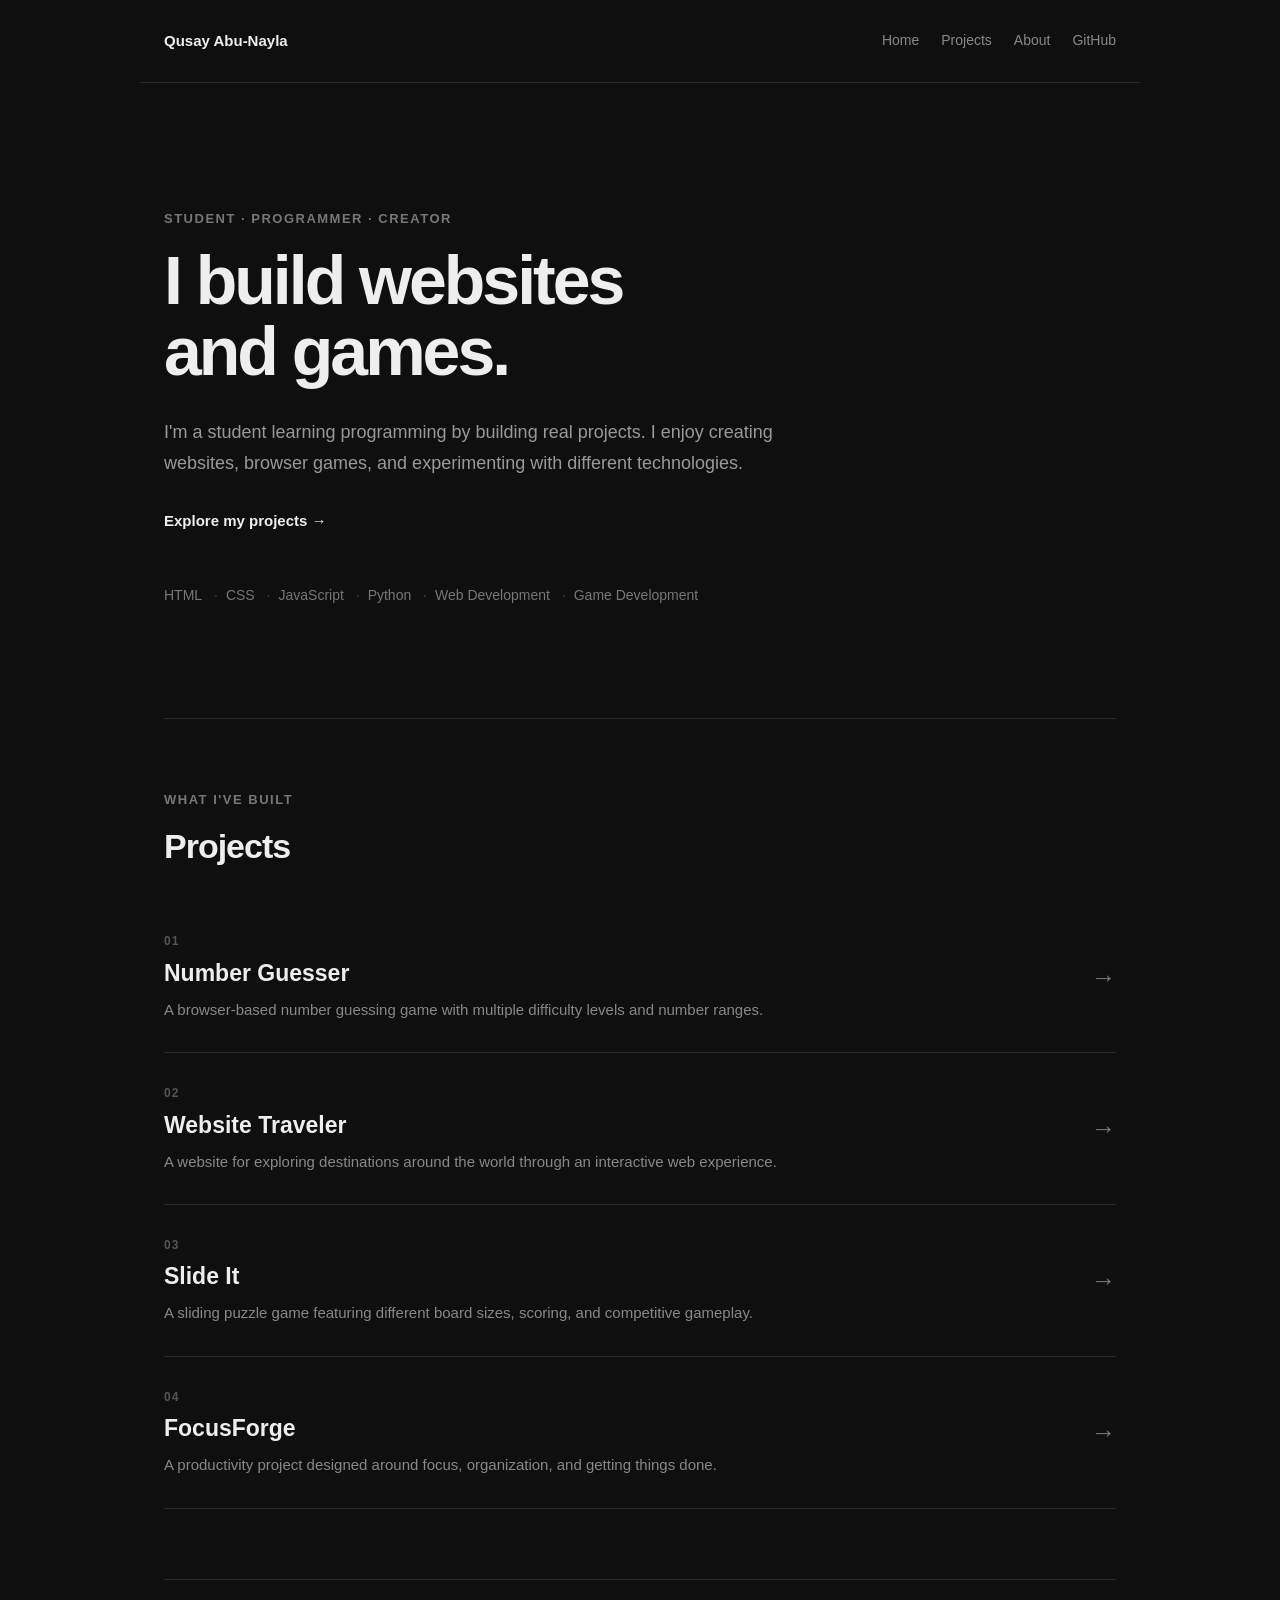
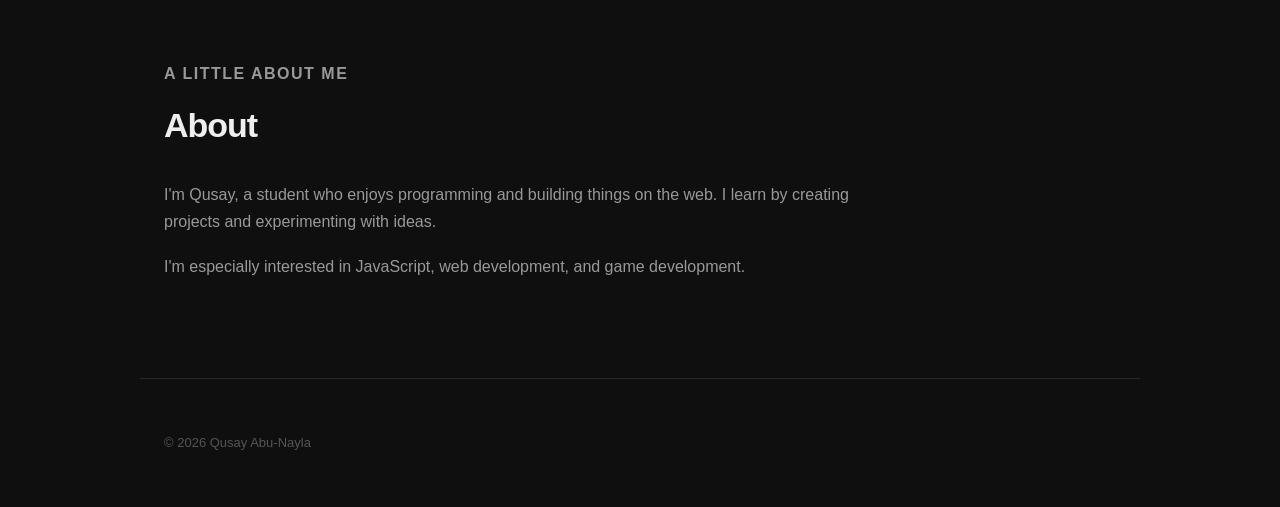
<file: index.html>
<!DOCTYPE html>
<html lang="en">
<head>
    <meta charset="UTF-8">
    <meta name="viewport" content="width=device-width, initial-scale=1.0">

    <title>Qusay Abu-Nayla</title>

    <link rel="stylesheet" href="styles.css">
    <meta name="google-site-verification" content="joHmbfp6TJIpe-RQM6ZOJhplXyF1aCk8wk5QKbQAJAQ" />
</head>

<body>

    <header class="site-header">

        <a href="index.html"
           class="logo"
           target="_blank"
           rel="noopener noreferrer">
            Qusay Abu-Nayla
        </a>

        <nav>
            <a href="index.html"
               target="_blank"
               rel="noopener noreferrer">
                Home
            </a>

            <a href="index.html#projects"
               rel="noopener noreferrer">
                Projects
            </a>

            <a href="index.html#about"
               rel="noopener noreferrer">
                About
            </a>

            <a href="https://github.com/astrobot63"
               target="_blank"
               rel="noopener noreferrer">
                GitHub
            </a>
            </a>
        </nav>

    </header>


    <main>

        <section class="hero">

            <p class="eyebrow">
                Student · Programmer · Creator
            </p>

            <h1>
                I build websites<br>
                and games.
            </h1>

            <p class="intro">
                I'm a student learning programming by building real
                projects. I enjoy creating websites, browser games,
                and experimenting with different technologies.
            </p>

            <a href="#projects"
               class="hero-link"
               rel="noopener noreferrer">
                Explore my projects →
            </a>

            <div class="skills">
                <span>HTML</span>
                <span>CSS</span>
                <span>JavaScript</span>
                <span>Python</span>
                <span>Web Development</span>
                <span>Game Development</span>
            </div>

        </section>


        <section id="projects" class="projects">

            <div class="section-heading">

                <p class="eyebrow">
                    What I've built
                </p>

                <h2>
                    Projects
                </h2>

            </div>


            <a href="number-guesser.html"
               class="project-card"
               target="_blank"
               rel="noopener noreferrer">

                <div>

                    <p class="project-number">
                        01
                    </p>

                    <h3>
                        Number Guesser
                    </h3>

                    <p>
                        A browser-based number guessing game with
                        multiple difficulty levels and number ranges.
                    </p>

                </div>

                <span class="project-arrow">
                    →
                </span>

            </a>


            <a href="website-traveler.html"
               class="project-card"
               target="_blank"
               rel="noopener noreferrer">

                <div>

                    <p class="project-number">
                        02
                    </p>

                    <h3>
                        Website Traveler
                    </h3>

                    <p>
                        A website for exploring destinations around
                        the world through an interactive web experience.
                    </p>

                </div>

                <span class="project-arrow">
                    →
                </span>

            </a>


            <a href="slide-it.html"
               class="project-card"
               target="_blank"
               rel="noopener noreferrer">

                <div>

                    <p class="project-number">
                        03
                    </p>

                    <h3>
                        Slide It
                    </h3>

                    <p>
                        A sliding puzzle game featuring different
                        board sizes, scoring, and competitive gameplay.
                    </p>

                </div>

                <span class="project-arrow">
                    →
                </span>

            </a>


            <a href="focusforge.html"
               class="project-card"
               target="_blank"
               rel="noopener noreferrer">

                <div>

                    <p class="project-number">
                        04
                    </p>

                    <h3>
                        FocusForge
                    </h3>

                    <p>
                        A productivity project designed around focus,
                        organization, and getting things done.
                    </p>

                </div>

                <span class="project-arrow">
                    →
                </span>

            </a>

        </section>


        <section id="about" class="about">

            <div class="section-heading">

                <p class="eyebrow">
                    A little about me
                </p>

                <h2>
                    About
                </h2>

            </div>

            <p>
                I'm Qusay, a student who enjoys programming and
                building things on the web. I learn by creating
                projects and experimenting with ideas.
            </p>

            <p>
                I'm especially interested in JavaScript, web
                development, and game development.
            </p>

        </section>

    </main>


    <footer>
        <p>
            © 2026 Qusay Abu-Nayla
        </p>
    </footer>

</body>
</html>
</file>
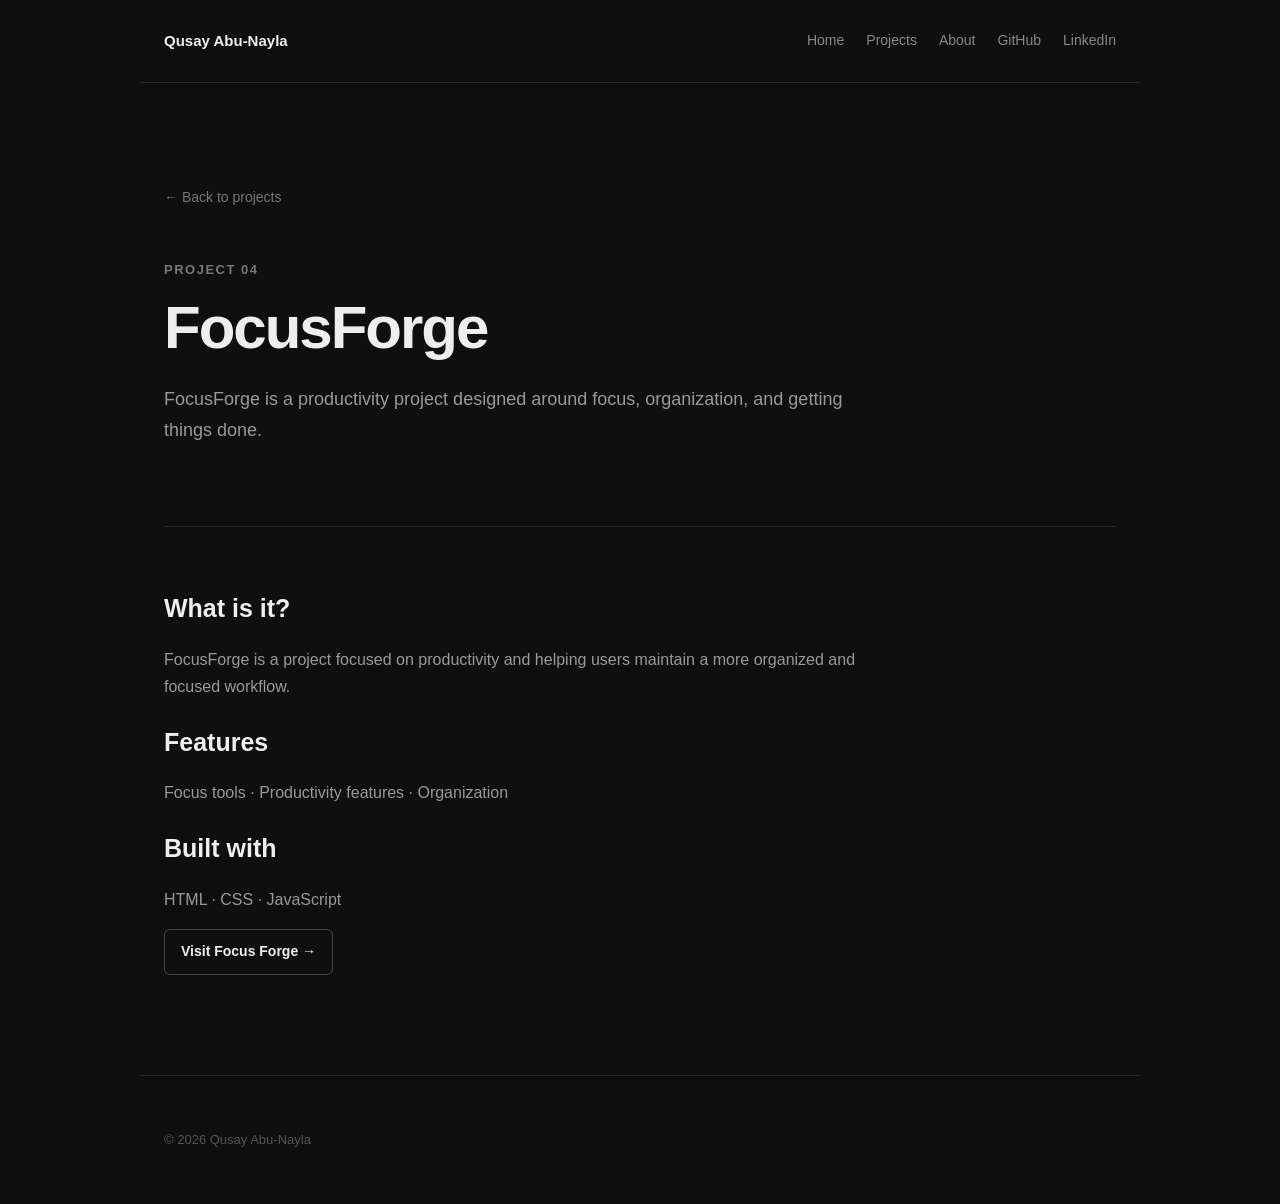
<file: focusforge.html>
<!DOCTYPE html>
<html lang="en">
<head>
    <meta charset="UTF-8">
    <meta name="viewport" content="width=device-width, initial-scale=1.0">

    <title>FocusForge · Qusay Abu-Nayla</title>

    <link rel="stylesheet" href="styles.css">
</head>

<body>

    <header class="site-header">

        <a href="index.html"
           class="logo"
           target="_blank"
           rel="noopener noreferrer">
            Qusay Abu-Nayla
        </a>

        <nav>

            <a href="index.html"
               target="_blank"
               rel="noopener noreferrer">
                Home
            </a>

            <a href="index.html#projects"
               target="_blank"
               rel="noopener noreferrer">
                Projects
            </a>

            <a href="index.html#about"
               target="_blank"
               rel="noopener noreferrer">
                About
            </a>

            <a href="https://github.com/astrobot63"
               target="_blank"
               rel="noopener noreferrer">
                GitHub
            </a>

            <a href="https://www.linkedin.com/in/qusay-abu-nayla-15594b42b/"
               target="_blank"
               rel="noopener noreferrer">
                LinkedIn
            </a>

        </nav>

    </header>


    <main>

        <section class="project-page">

            <a href="index.html#projects"
               class="back-link"
               target="_blank"
               rel="noopener noreferrer">
                ← Back to projects
            </a>

            <p class="eyebrow">
                Project 04
            </p>

            <h1>
                FocusForge
            </h1>

            <p class="project-description">
                FocusForge is a productivity project designed around
                focus, organization, and getting things done.
            </p>


            <div class="project-info">

                <h2>
                    What is it?
                </h2>

                <p>
                    FocusForge is a project focused on productivity
                    and helping users maintain a more organized and
                    focused workflow.
                </p>


                <h2>
                    Features
                </h2>

                <p>
                    Focus tools · Productivity features ·
                    Organization
                </p>


                <h2>
                    Built with
                </h2>

                <p>
                    HTML · CSS · JavaScript
                </p>
                <a href="https://focuscore.pages.dev"
               class="project-button"
               target="_blank"
               rel="noopener noreferrer">
                Visit Focus Forge →
                </a>

            </div>

        </section>

    </main>


    <footer>
        <p>
            © 2026 Qusay Abu-Nayla
        </p>
    </footer>

</body>
</html>
</file>
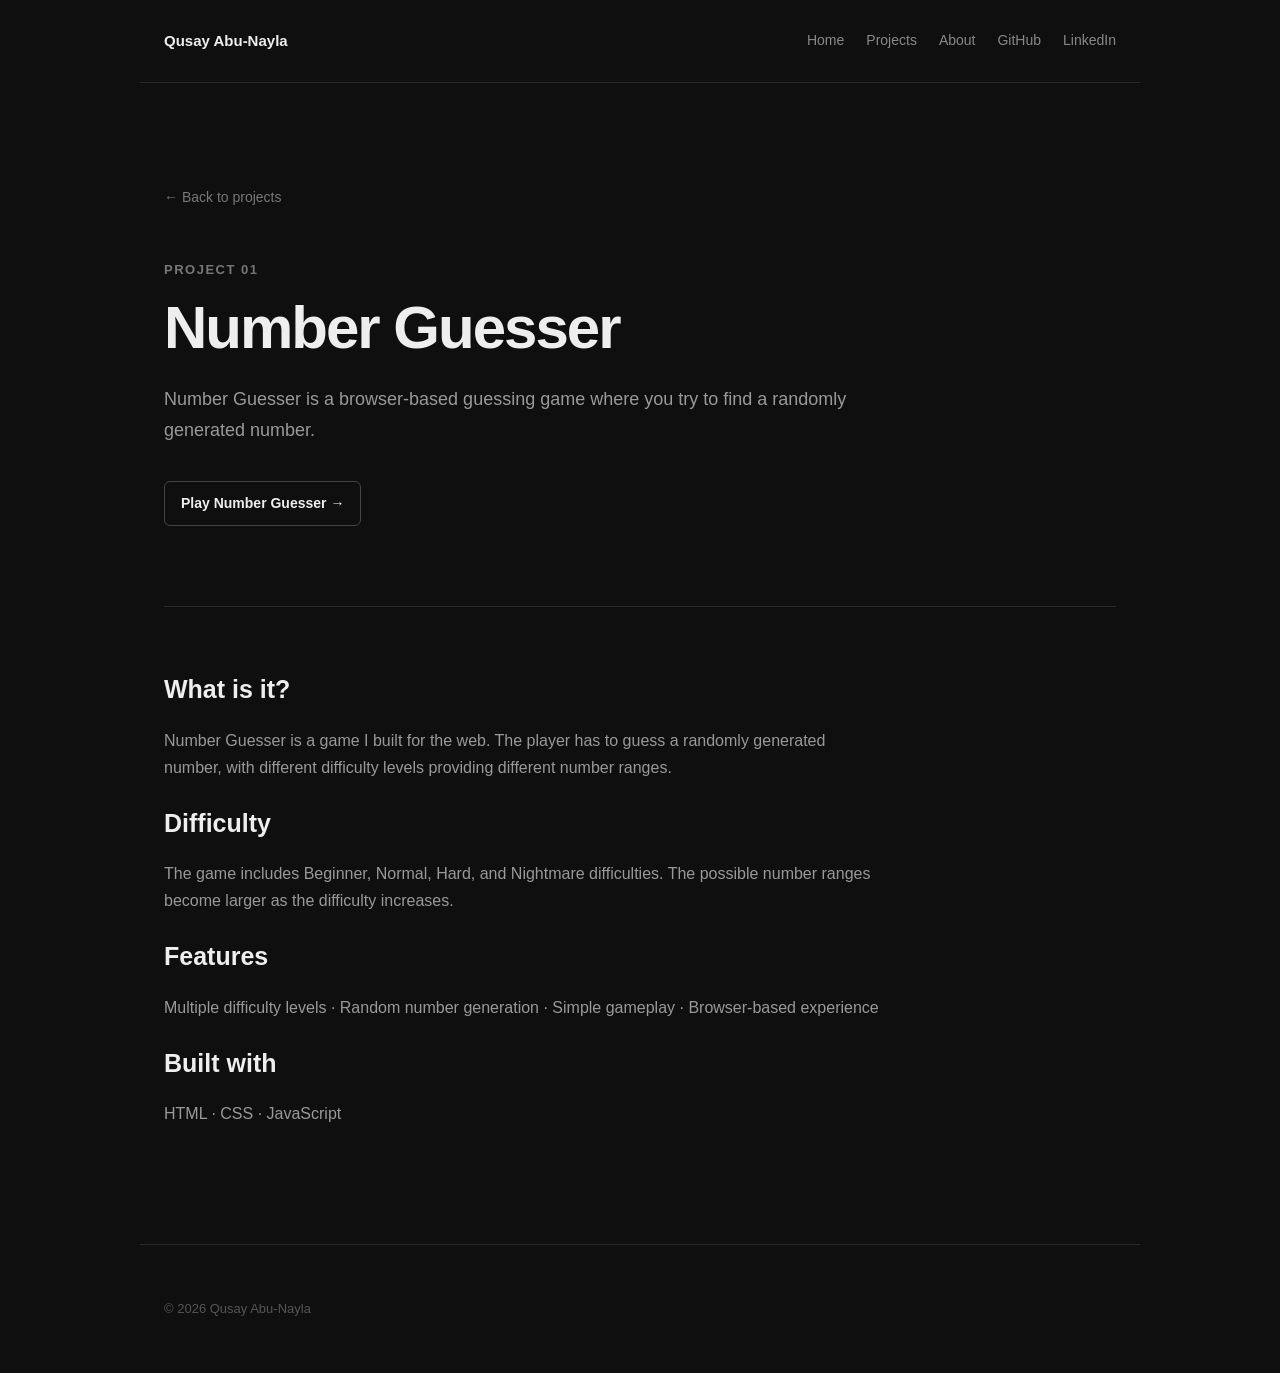
<file: number-guesser.html>
<!DOCTYPE html>
<html lang="en">
<head>
    <meta charset="UTF-8">
    <meta name="viewport" content="width=device-width, initial-scale=1.0">

    <title>Number Guesser · Qusay Abu-Nayla</title>

    <link rel="stylesheet" href="styles.css">
</head>

<body>

    <header class="site-header">

        <a href="index.html"
           class="logo"
           target="_blank"
           rel="noopener noreferrer">
            Qusay Abu-Nayla
        </a>

        <nav>

            <a href="index.html"
               target="_blank"
               rel="noopener noreferrer">
                Home
            </a>

            <a href="index.html#projects"
               target="_blank"
               rel="noopener noreferrer">
                Projects
            </a>

            <a href="index.html#about"
               target="_blank"
               rel="noopener noreferrer">
                About
            </a>

            <a href="https://github.com/astrobot63"
               target="_blank"
               rel="noopener noreferrer">
                GitHub
            </a>

            <a href="https://www.linkedin.com/in/qusay-abu-nayla-15594b42b/"
               target="_blank"
               rel="noopener noreferrer">
                LinkedIn
            </a>

        </nav>

    </header>


    <main>

        <section class="project-page">

            <a href="index.html#projects"
               class="back-link"
               target="_blank"
               rel="noopener noreferrer">
                ← Back to projects
            </a>

            <p class="eyebrow">
                Project 01
            </p>

            <h1>
                Number Guesser
            </h1>

            <p class="project-description">
                Number Guesser is a browser-based guessing game where
                you try to find a randomly generated number.
            </p>

            <a href="https://numberguesser.pages.dev"
               class="project-button"
               target="_blank"
               rel="noopener noreferrer">
                Play Number Guesser →
            </a>


            <div class="project-info">

                <h2>
                    What is it?
                </h2>

                <p>
                    Number Guesser is a game I built for the web.
                    The player has to guess a randomly generated
                    number, with different difficulty levels providing
                    different number ranges.
                </p>


                <h2>
                    Difficulty
                </h2>

                <p>
                    The game includes Beginner, Normal, Hard, and
                    Nightmare difficulties. The possible number ranges
                    become larger as the difficulty increases.
                </p>


                <h2>
                    Features
                </h2>

                <p>
                    Multiple difficulty levels · Random number
                    generation · Simple gameplay · Browser-based
                    experience
                </p>


                <h2>
                    Built with
                </h2>

                <p>
                    HTML · CSS · JavaScript
                </p>

            </div>

        </section>

    </main>


    <footer>
        <p>
            © 2026 Qusay Abu-Nayla
        </p>
    </footer>

</body>
</html>
</file>
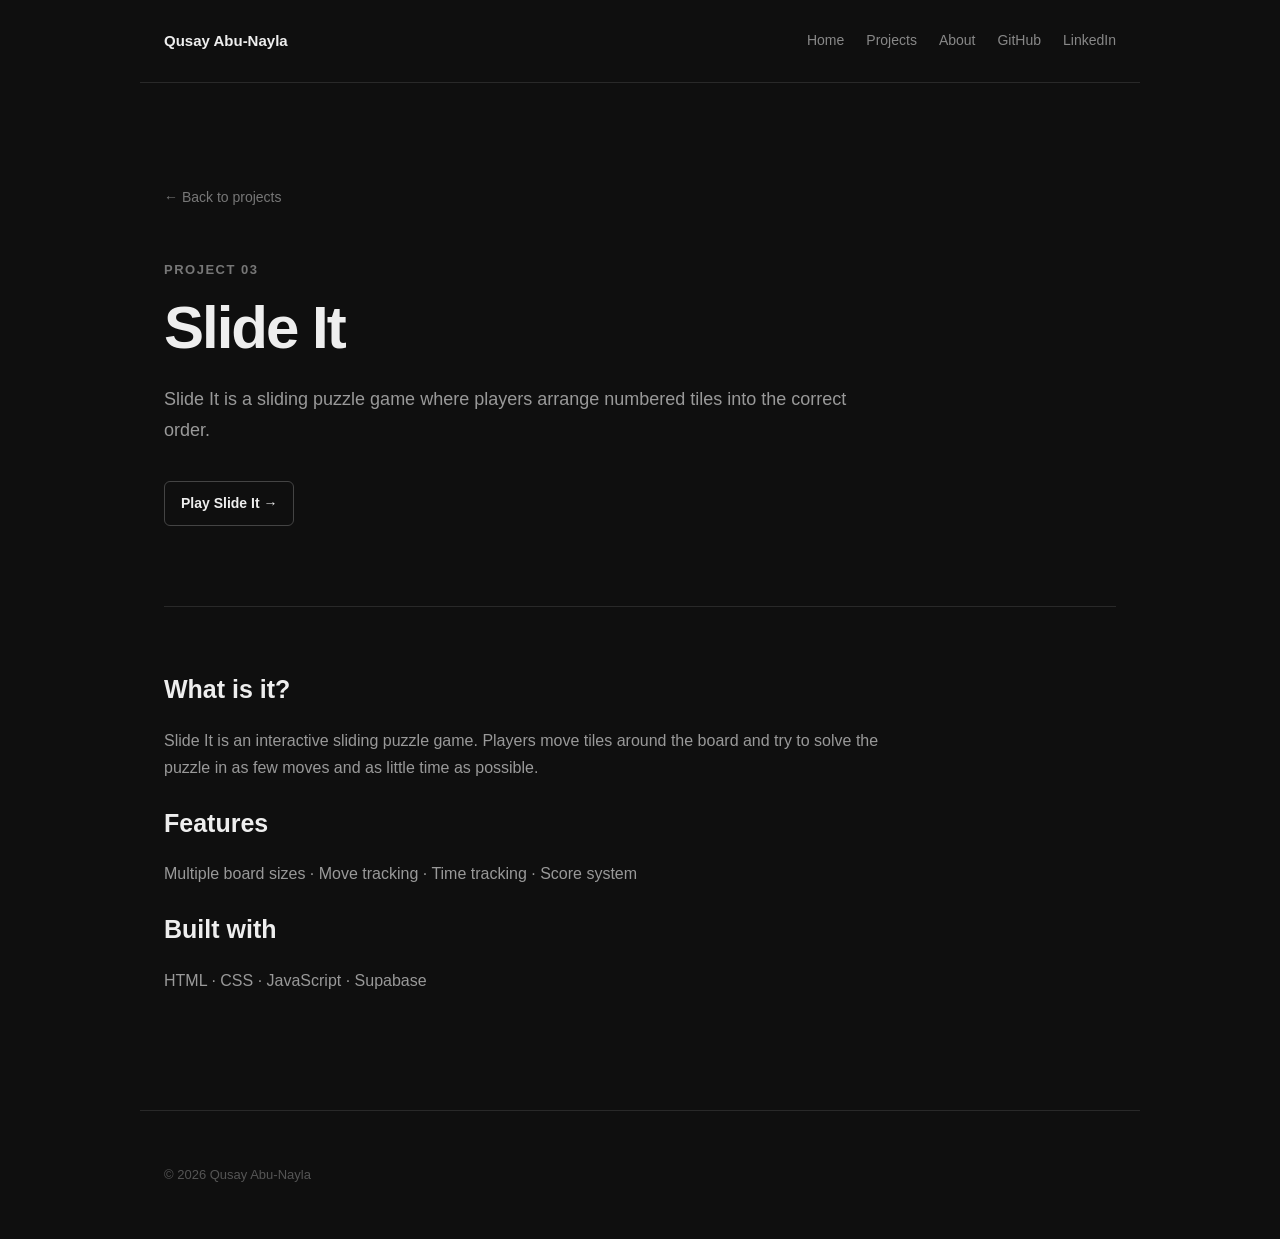
<file: slide-it.html>
<!DOCTYPE html>
<html lang="en">
<head>
    <meta charset="UTF-8">
    <meta name="viewport" content="width=device-width, initial-scale=1.0">

    <title>Slide It · Qusay Abu-Nayla</title>

    <link rel="stylesheet" href="styles.css">
</head>

<body>

    <header class="site-header">

        <a href="index.html"
           class="logo"
           target="_blank"
           rel="noopener noreferrer">
            Qusay Abu-Nayla
        </a>

        <nav>

            <a href="index.html"
               target="_blank"
               rel="noopener noreferrer">
                Home
            </a>

            <a href="index.html#projects"
               target="_blank"
               rel="noopener noreferrer">
                Projects
            </a>

            <a href="index.html#about"
               target="_blank"
               rel="noopener noreferrer">
                About
            </a>

            <a href="https://github.com/astrobot63"
               target="_blank"
               rel="noopener noreferrer">
                GitHub
            </a>

            <a href="https://www.linkedin.com/in/qusay-abu-nayla-15594b42b/"
               target="_blank"
               rel="noopener noreferrer">
                LinkedIn
            </a>

        </nav>

    </header>


    <main>

        <section class="project-page">

            <a href="index.html#projects"
               class="back-link"
               target="_blank"
               rel="noopener noreferrer">
                ← Back to projects
            </a>

            <p class="eyebrow">
                Project 03
            </p>

            <h1>
                Slide It
            </h1>

            <p class="project-description">
                Slide It is a sliding puzzle game where players
                arrange numbered tiles into the correct order.
            </p>

            <a href="https://slide-it.pages.dev"
               class="project-button"
               target="_blank"
               rel="noopener noreferrer">
                Play Slide It →
            </a>


            <div class="project-info">

                <h2>
                    What is it?
                </h2>

                <p>
                    Slide It is an interactive sliding puzzle game.
                    Players move tiles around the board and try to
                    solve the puzzle in as few moves and as little
                    time as possible.
                </p>


                <h2>
                    Features
                </h2>

                <p>
                    Multiple board sizes · Move tracking ·
                    Time tracking · Score system
                </p>


                <h2>
                    Built with
                </h2>

                <p>
                    HTML · CSS · JavaScript · Supabase
                </p>

            </div>

        </section>

    </main>


    <footer>
        <p>
            © 2026 Qusay Abu-Nayla
        </p>
    </footer>

</body>
</html>
</file>
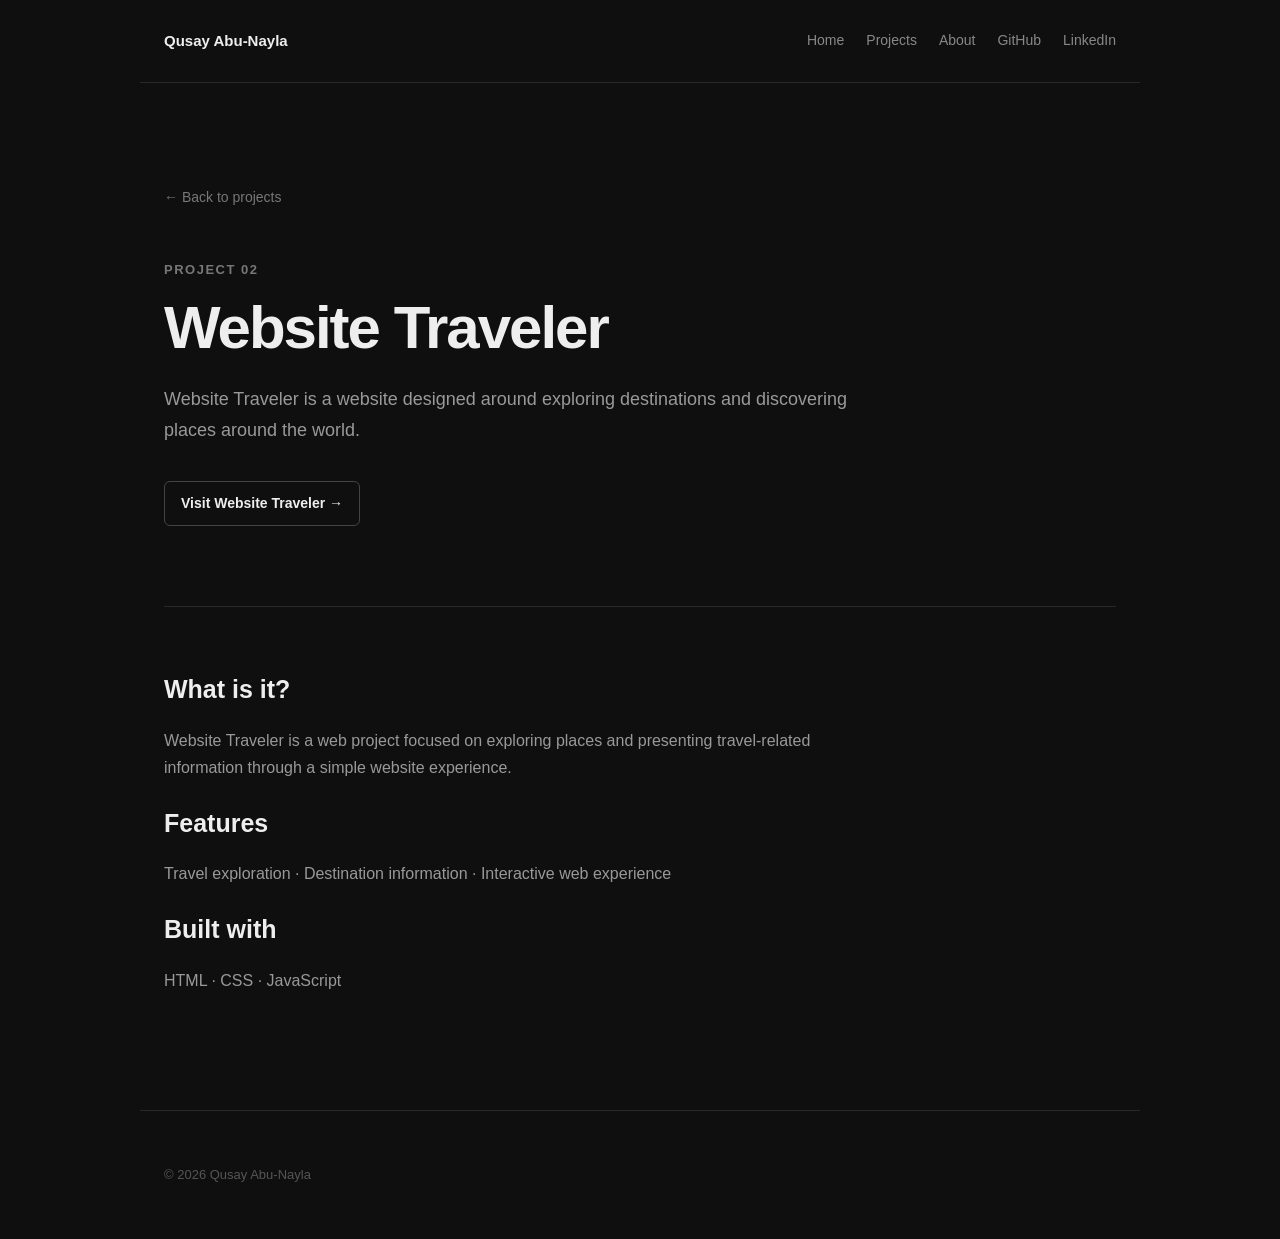
<file: website-traveler.html>
<!DOCTYPE html>
<html lang="en">
<head>
    <meta charset="UTF-8">
    <meta name="viewport" content="width=device-width, initial-scale=1.0">

    <title>Website Traveler · Qusay Abu-Nayla</title>

    <link rel="stylesheet" href="styles.css">
</head>

<body>

    <header class="site-header">

        <a href="index.html"
           class="logo"
           target="_blank"
           rel="noopener noreferrer">
            Qusay Abu-Nayla
        </a>

        <nav>

            <a href="index.html"
               target="_blank"
               rel="noopener noreferrer">
                Home
            </a>

            <a href="index.html#projects"
               target="_blank"
               rel="noopener noreferrer">
                Projects
            </a>

            <a href="index.html#about"
               target="_blank"
               rel="noopener noreferrer">
                About
            </a>

            <a href="https://github.com/astrobot63"
               target="_blank"
               rel="noopener noreferrer">
                GitHub
            </a>

            <a href="https://www.linkedin.com/in/qusay-abu-nayla-15594b42b/"
               target="_blank"
               rel="noopener noreferrer">
                LinkedIn
            </a>

        </nav>

    </header>


    <main>

        <section class="project-page">

            <a href="index.html#projects"
               class="back-link"
               target="_blank"
               rel="noopener noreferrer">
                ← Back to projects
            </a>

            <p class="eyebrow">
                Project 02
            </p>

            <h1>
                Website Traveler
            </h1>

            <p class="project-description">
                Website Traveler is a website designed around
                exploring destinations and discovering places
                around the world.
            </p>

            <a href="https://website-travel.pages.dev"
               class="project-button"
               target="_blank"
               rel="noopener noreferrer">
                Visit Website Traveler →
            </a>


            <div class="project-info">

                <h2>
                    What is it?
                </h2>

                <p>
                    Website Traveler is a web project focused on
                    exploring places and presenting travel-related
                    information through a simple website experience.
                </p>


                <h2>
                    Features
                </h2>

                <p>
                    Travel exploration · Destination information ·
                    Interactive web experience
                </p>


                <h2>
                    Built with
                </h2>

                <p>
                    HTML · CSS · JavaScript
                </p>

            </div>

        </section>

    </main>


    <footer>
        <p>
            © 2026 Qusay Abu-Nayla
        </p>
    </footer>

</body>
</html>
</file>
<file: styles.css>
* {
    box-sizing: border-box;
}

html {
    scroll-behavior: smooth;
}

body {
    margin: 0;
    background: #0f0f0f;
    color: #eeeeee;
    font-family: Arial, Helvetica, sans-serif;
    line-height: 1.7;
}


/* =========================
   HEADER
========================= */

.site-header {
    width: 100%;
    max-width: 1000px;
    margin: 0 auto;

    padding: 28px 24px;

    display: flex;
    justify-content: space-between;
    align-items: center;

    border-bottom: 1px solid #292929;
}

.logo {
    color: #eeeeee;
    text-decoration: none;

    font-size: 15px;
    font-weight: 700;
}

nav {
    display: flex;
    align-items: center;
    gap: 22px;
}

nav a {
    color: #888888;
    text-decoration: none;

    font-size: 14px;

    transition:
        color 0.2s ease,
        transform 0.2s ease;
}

nav a:hover {
    color: #ffffff;
    transform: translateY(-1px);
}


/* =========================
   MAIN
========================= */

main {
    width: 100%;
    max-width: 1000px;
    margin: 0 auto;
    padding: 0 24px;
}


/* =========================
   HERO
========================= */

.hero {
    padding: 125px 0 110px;
}

.eyebrow {
    margin: 0 0 15px;

    color: #777777;

    font-size: 13px;
    font-weight: 600;

    text-transform: uppercase;
    letter-spacing: 1.5px;
}

.hero h1 {
    max-width: 800px;

    margin: 0 0 30px;

    font-size: 68px;
    line-height: 1.05;
    letter-spacing: -3px;
}

.intro {
    max-width: 680px;

    margin: 0 0 28px;

    color: #999999;

    font-size: 18px;
}

.hero-link {
    color: #eeeeee;

    font-size: 15px;
    font-weight: 700;

    text-decoration: none;
}

.hero-link:hover {
    text-decoration: underline;
}


/* =========================
   SKILLS
========================= */

.skills {
    display: flex;
    flex-wrap: wrap;

    margin-top: 50px;
}

.skills span {
    color: #777777;

    font-size: 14px;
}

.skills span:not(:last-child)::after {
    content: " · ";

    margin: 0 8px;

    color: #444444;
}


/* =========================
   SECTION HEADINGS
========================= */

.section-heading {
    margin-bottom: 35px;
}

.section-heading h2 {
    margin: 0;

    font-size: 34px;
    line-height: 1.2;
    letter-spacing: -1px;
}


/* =========================
   PROJECTS
========================= */

.projects {
    padding: 70px 0;

    border-top: 1px solid #292929;
}


/* PROJECT CARD */

.project-card {
    display: flex;
    justify-content: space-between;
    align-items: center;

    width: 100%;

    padding: 30px 0;

    border-bottom: 1px solid #292929;

    color: inherit;
    text-decoration: none;

    transition:
        transform 0.2s ease,
        padding-left 0.2s ease,
        padding-right 0.2s ease;
}

.project-card:hover {
    transform: translateY(-2px);
    padding-left: 8px;
    padding-right: 8px;
}


.project-number {
    margin: 0 0 7px;

    color: #555555;

    font-size: 12px;
    font-weight: 600;

    letter-spacing: 1px;
}


.project-card h3 {
    margin: 0 0 8px;

    color: #eeeeee;

    font-size: 23px;
    line-height: 1.3;
}


.project-card p:not(.project-number) {
    max-width: 680px;

    margin: 0;

    color: #888888;

    font-size: 15px;
}


.project-arrow {
    flex-shrink: 0;

    margin-left: 30px;

    color: #777777;

    font-size: 25px;

    transition:
        transform 0.2s ease,
        color 0.2s ease;
}

.project-card:hover .project-arrow {
    color: #ffffff;
    transform: translateX(5px);
}


/* =========================
   ABOUT
========================= */

.about {
    padding: 80px 0;

    border-top: 1px solid #292929;
}

.about p {
    max-width: 700px;

    margin: 0 0 18px;

    color: #999999;

    font-size: 16px;
}


/* =========================
   PROJECT DETAIL PAGES
========================= */

.project-page {
    padding: 100px 0;
}

.back-link {
    display: inline-block;

    margin-bottom: 50px;

    color: #777777;

    font-size: 14px;

    text-decoration: none;

    transition:
        color 0.2s ease,
        transform 0.2s ease;
}

.back-link:hover {
    color: #ffffff;
    transform: translateX(-3px);
}


.project-page h1 {
    max-width: 800px;

    margin: 0 0 25px;

    font-size: 60px;
    line-height: 1.05;
    letter-spacing: -2px;
}


.project-description {
    max-width: 720px;

    margin: 0 0 35px;

    color: #999999;

    font-size: 18px;
}


.project-button {
    display: inline-block;

    padding: 10px 16px;

    border: 1px solid #444444;
    border-radius: 6px;

    color: #eeeeee;

    font-size: 14px;
    font-weight: 700;

    text-decoration: none;

    transition:
        background 0.2s ease,
        border-color 0.2s ease,
        transform 0.2s ease;
}

.project-button:hover {
    background: #1c1c1c;
    border-color: #666666;
    transform: translateY(-2px);
}


.project-info {
    margin-top: 80px;

    padding-top: 40px;

    border-top: 1px solid #292929;
}


.project-info h2 {
    margin-bottom: 15px;

    font-size: 25px;
}


.project-info p {
    max-width: 720px;

    color: #999999;
}


/* =========================
   FOOTER
========================= */

footer {
    width: 100%;
    max-width: 1000px;

    margin: 0 auto;

    padding: 40px 24px;

    border-top: 1px solid #292929;

    color: #555555;

    font-size: 13px;
}


/* =========================
   MOBILE
========================= */

@media (max-width: 700px) {

    .site-header {
        flex-direction: column;
        align-items: flex-start;

        gap: 20px;
    }

    nav {
        flex-wrap: wrap;
        gap: 14px;
    }

    .hero {
        padding: 80px 0;
    }

    .hero h1 {
        font-size: 46px;
        letter-spacing: -2px;
    }

    .intro {
        font-size: 16px;
    }

    .project-page h1 {
        font-size: 45px;
    }

    .project-card {
        align-items: flex-start;
    }

    .project-arrow {
        margin-top: 10px;
    }
}

#focusforge-button{
    background: #1c1c1c;
    border-color: #666666;
    transform: translateY(-2px);
}
</file>
